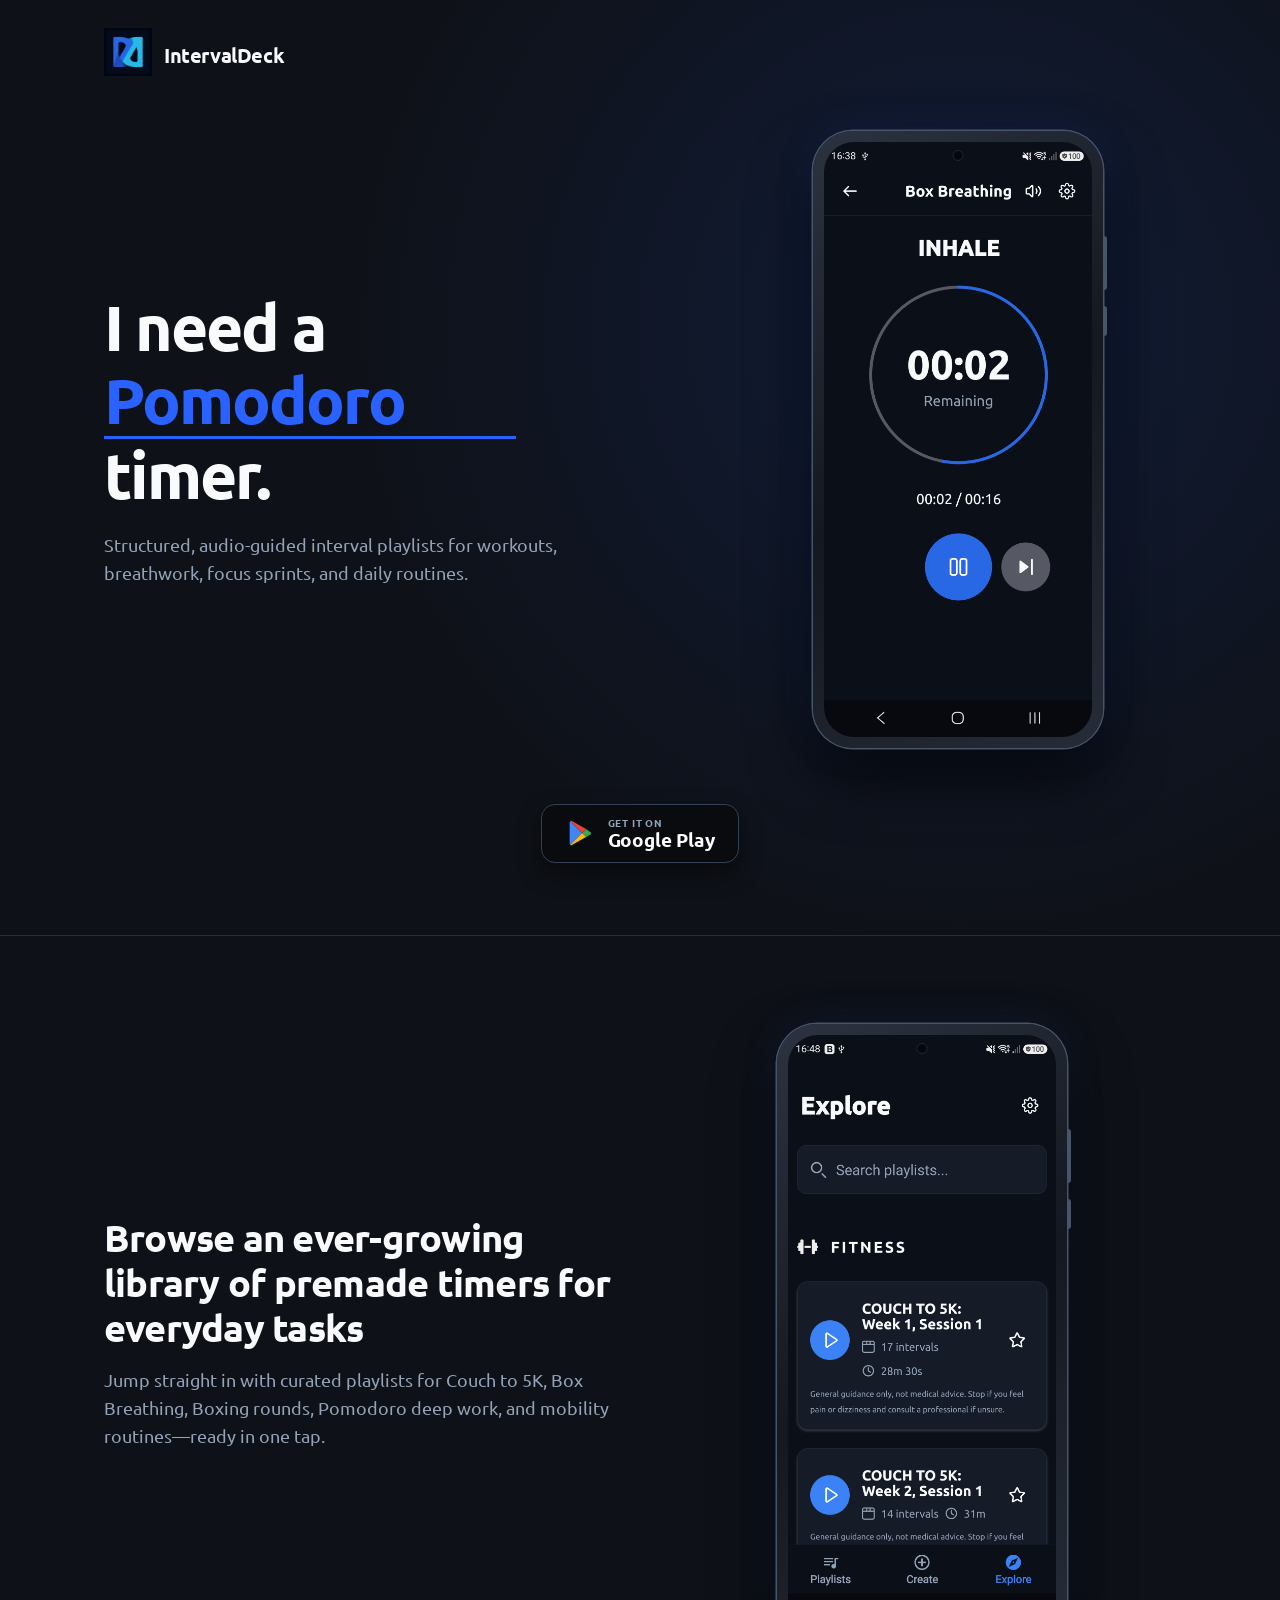
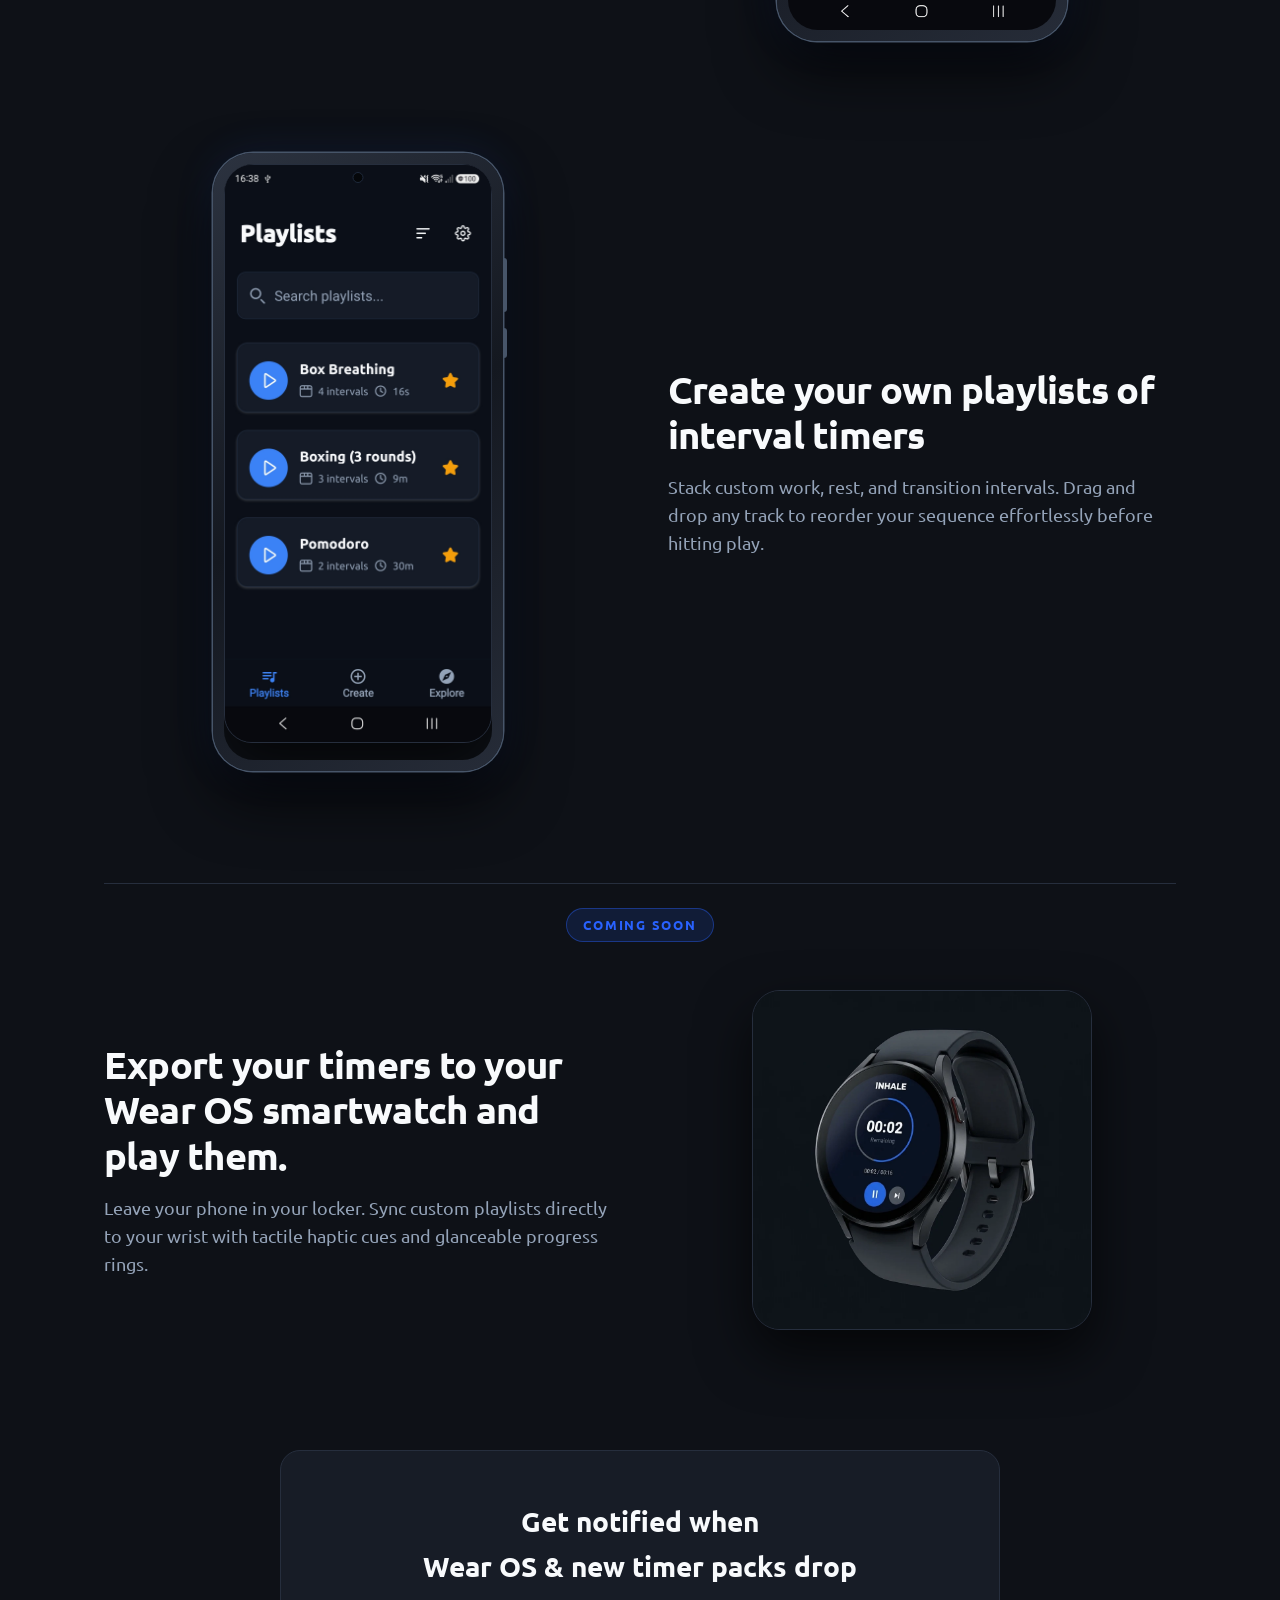
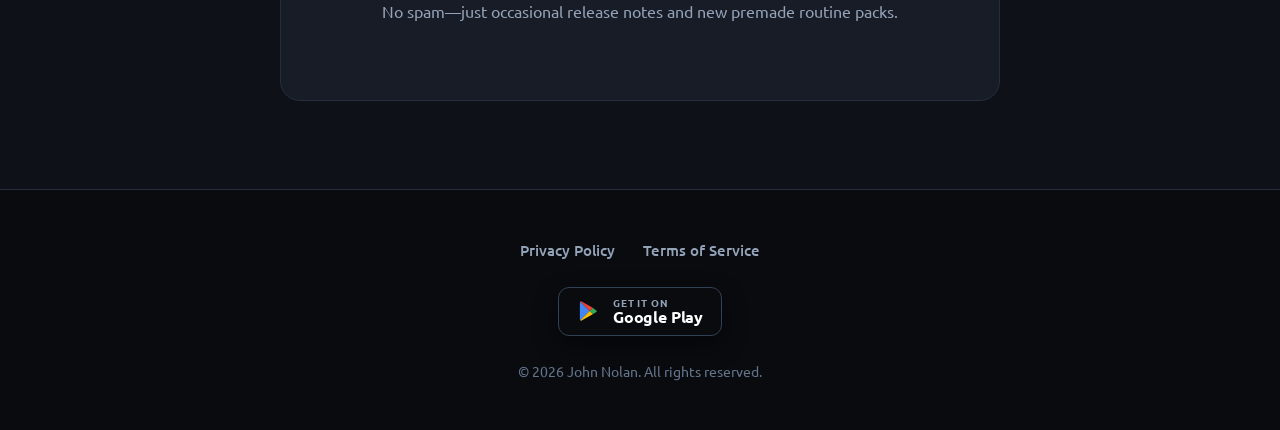
<file: index.html>
<!doctype html>
<html lang="en">
  <head>
    <meta charset="UTF-8" />
    <meta name="viewport" content="width=device-width, initial-scale=1.0" />
    <title>IntervalDeck — Flow Timers</title>
    <meta
      name="description"
      content="Browse premade interval timers or build custom audio-guided playlists for workouts, box breathing, Pomodoro, and everyday tasks."
    />
    <link rel="preconnect" href="https://fonts.googleapis.com" />
    <link rel="preconnect" href="https://fonts.gstatic.com" crossorigin />
    <link
      href="https://fonts.googleapis.com/css2?family=Ubuntu:ital,wght@0,300;0,400;0,500;0,700;1,300;1,400;1,500;1,700&display=swap"
      rel="stylesheet"
    />
    <link rel="stylesheet" href="styles.css" />
    <script>
      (function (w, d, e, u, f, l, n) {
        ((w[f] =
          w[f] ||
          function () {
            (w[f].q = w[f].q || []).push(arguments);
          }),
          (l = d.createElement(e)),
          (l.async = 1),
          (l.src = u),
          (n = d.getElementsByTagName(e)[0]),
          n.parentNode.insertBefore(l, n));
      })(
        window,
        document,
        "script",
        "https://assets.mailerlite.com/js/universal.js",
        "ml",
      );
      ml("account", "2798206");
    </script>
  </head>
  <body>
    <!-- HERO HEADER -->
    <header class="hero">
      <div class="container">
        <!-- App Brand Icon & Wordmark -->
        <nav class="brand-nav">
          <a href="#" class="brand-logo" aria-label="IntervalDeck Home">
            <span
              ><img class="brand-logo" src="images/play_store_512.png"
            /></span>
            <span class="brand-name">IntervalDeck</span>
          </a>
        </nav>

        <!-- Split Hero Content -->
        <div class="hero-grid">
          <div class="hero-text">
            <h1 class="hero-title">
              I need a <br />
              <span class="ticker-wrapper" aria-live="polite">
                <span class="ticker-track" id="subject-ticker">
                  <span class="ticker-word">Pomodoro</span>
                  <span class="ticker-word">Couch to 5K</span>
                  <span class="ticker-word">Chess Blitz</span>
                  <span class="ticker-word">Box Breathing</span>
                  <span class="ticker-word">Boxing Round</span>
                  <span class="ticker-word">Meditation</span>
                  <span class="ticker-word">HIIT Workout</span>
                  <span class="ticker-word">Stretching</span>
                </span>
              </span>
              <br />timer.
            </h1>
            <p class="hero-subtitle">
              Structured, audio-guided interval playlists for workouts,
              breathwork, focus sprints, and daily routines.
            </p>
          </div>

          <div class="hero-media">
            <!-- Samsung Phone Frame Encapsulating Player Screenshot -->
            <div class="phone-frame">
              <div class="phone-camera"></div>
              <div class="phone-screen">
                <img
                  src="images/player.jpg"
                  alt="IntervalDeck Box Breathing Player Screen"
                />
              </div>
            </div>
          </div>
        </div>

        <!-- Centered Google Play CTA -->
        <div class="hero-cta-centered">
          <a
            href="https://play.google.com/store"
            target="_blank"
            rel="noopener noreferrer"
            class="play-badge"
            aria-label="Get it on Google Play"
          >
            <svg class="play-icon" viewBox="0 0 24 24" width="28" height="28">
              <path
                fill="#4285F4"
                d="M3.61 1.814L13.793 12 3.61 22.186a1.99 1.99 0 0 1-.465-1.287V3.1c0-.51.182-.967.465-1.286z"
              />
              <path
                fill="#34A853"
                d="M17.204 8.589L13.793 12l3.411 3.411 3.844-2.188c.73-.416.73-1.464 0-1.88l-3.844-2.754z"
              />
              <path
                fill="#FBBC05"
                d="M3.61 22.186L13.793 12l3.411 3.411-12.14 6.91c-.542.309-1.132.238-1.454-.135z"
              />
              <path
                fill="#EA4335"
                d="M17.204 8.589L5.064 1.679c-.542-.309-1.132-.238-1.454.135L13.793 12l3.411-3.411z"
              />
            </svg>
            <span class="play-text">
              <span class="play-small">GET IT ON</span>
              <span class="play-large">Google Play</span>
            </span>
          </a>
        </div>
      </div>
    </header>

    <!-- FEATURES SECTION -->
    <main class="features">
      <div class="container">
        <!-- FEATURE 1: Text Left, Explore Screenshot Right -->
        <section class="feature-row">
          <div class="feature-text">
            <h2>
              Browse an ever-growing library of premade timers for everyday
              tasks
            </h2>
            <p>
              Jump straight in with curated playlists for Couch to 5K, Box
              Breathing, Boxing rounds, Pomodoro deep work, and mobility
              routines—ready in one tap.
            </p>
          </div>
          <div class="feature-media">
            <div class="phone-frame">
              <div class="phone-camera"></div>
              <div class="phone-screen">
                <img
                  src="images/explore.jpg"
                  alt="IntervalDeck Explore Library Screen"
                />
              </div>
            </div>
          </div>
        </section>

        <!-- FEATURE 2: Elevated Create Mockup Left, Text Right -->
        <section class="feature-row feature-row--reverse">
          <div class="feature-text">
            <h2>Create your own playlists of interval timers</h2>
            <p>
              Stack custom work, rest, and transition intervals. Drag and drop
              any track to reorder your sequence effortlessly before hitting
              play.
            </p>
          </div>
          <div class="feature-media">
            <div class="phone-frame">
              <div class="phone-camera"></div>
              <div class="phone-screen">
                <!-- Use the generated 3D elevated Create mockup image -->
                <div class="elevated-mockup-wrapper">
                  <img
                    src="images/playlists.jpg"
                    alt="IntervalDeck Create Screen with lifted drag-and-drop interval track"
                    class="elevated-mockup-img"
                  />
                </div>
              </div>
            </div>
          </div>
        </section>

        <!-- FEATURE 3: Coming Soon Centered + Wear OS Text Left + Watch Mockup Right -->
        <section class="feature-coming-soon">
          <div class="coming-soon-header">
            <span class="coming-soon-badge">COMING SOON</span>
          </div>
          <div class="feature-row">
            <div class="feature-text">
              <h2>
                Export your timers to your Wear OS smartwatch and play them.
              </h2>
              <p>
                Leave your phone in your locker. Sync custom playlists directly
                to your wrist with tactile haptic cues and glanceable progress
                rings.
              </p>
            </div>
            <div class="feature-media">
              <div class="watch-mockup-wrapper">
                <img
                  src="images/wearOS.webp"
                  alt="Samsung Galaxy Watch running IntervalDeck mini player"
                  class="watch-mockup-img"
                />
              </div>
            </div>
          </div>
        </section>
      </div>
    </main>

    <!-- MAILING LIST SIGN UP FORM -->
    <section class="newsletter" id="updates">
      <div class="container">
        <div class="newsletter-card">
          <h2>
            Get notified when <br />
            Wear OS &amp; new timer packs drop
          </h2>
          <p>
            No spam—just occasional release notes and new premade routine packs.
          </p>
          <!-- Replace action URL with your Buttondown, Mailchimp, or Formspree endpoint -->
          <div class="ml-embedded" data-form="bXtcaK"></div>
        </div>
      </div>
    </section>

    <!-- FOOTER -->
    <footer class="site-footer">
      <div class="container footer-inner">
        <div class="footer-links">
          <a href="privacy.html">Privacy Policy</a>
          <a href="terms.html">Terms of Service</a>
        </div>

        <div class="footer-badge">
          <a
            href="https://play.google.com/store"
            target="_blank"
            rel="noopener noreferrer"
            class="play-badge play-badge--compact"
            aria-label="Get it on Google Play"
          >
            <svg class="play-icon" viewBox="0 0 24 24" width="22" height="22">
              <path
                fill="#4285F4"
                d="M3.61 1.814L13.793 12 3.61 22.186a1.99 1.99 0 0 1-.465-1.287V3.1c0-.51.182-.967.465-1.286z"
              />
              <path
                fill="#34A853"
                d="M17.204 8.589L13.793 12l3.411 3.411 3.844-2.188c.73-.416.73-1.464 0-1.88l-3.844-2.754z"
              />
              <path
                fill="#FBBC05"
                d="M3.61 22.186L13.793 12l3.411 3.411-12.14 6.91c-.542.309-1.132.238-1.454-.135z"
              />
              <path
                fill="#EA4335"
                d="M17.204 8.589L5.064 1.679c-.542-.309-1.132-.238-1.454.135L13.793 12l3.411-3.411z"
              />
            </svg>
            <span class="play-text">
              <span class="play-small">GET IT ON</span>
              <span class="play-large">Google Play</span>
            </span>
          </a>
        </div>

        <p class="copyright">&copy; 2026 John Nolan. All rights reserved.</p>
      </div>
    </footer>


    <script>
      // Auto-aligning seamless subject ticker
      const tickerTrack = document.getElementById("subject-ticker");
      if (tickerTrack && tickerTrack.children.length > 1) {
        // Automatically clone the first item for a seamless loop
        const firstClone = tickerTrack.children[0].cloneNode(true);
        firstClone.setAttribute("aria-hidden", "true");
        tickerTrack.appendChild(firstClone);

        const totalItems = tickerTrack.children.length;
        let index = 0;

        setInterval(() => {
          index++;
          tickerTrack.style.transition =
            "transform 0.55s cubic-bezier(0.65, 0, 0.35, 1)";
          tickerTrack.style.transform = `translateY(-${index * 1.2}em)`;

          // When reaching the cloned first item, snap back to 0 invisibly
          if (index === totalItems - 1) {
            setTimeout(() => {
              tickerTrack.style.transition = "none";
              index = 0;
              tickerTrack.style.transform = "translateY(0)";
            }, 560);
          }
        }, 2000);
      }
    </script>
  </body>
</html>
</file>
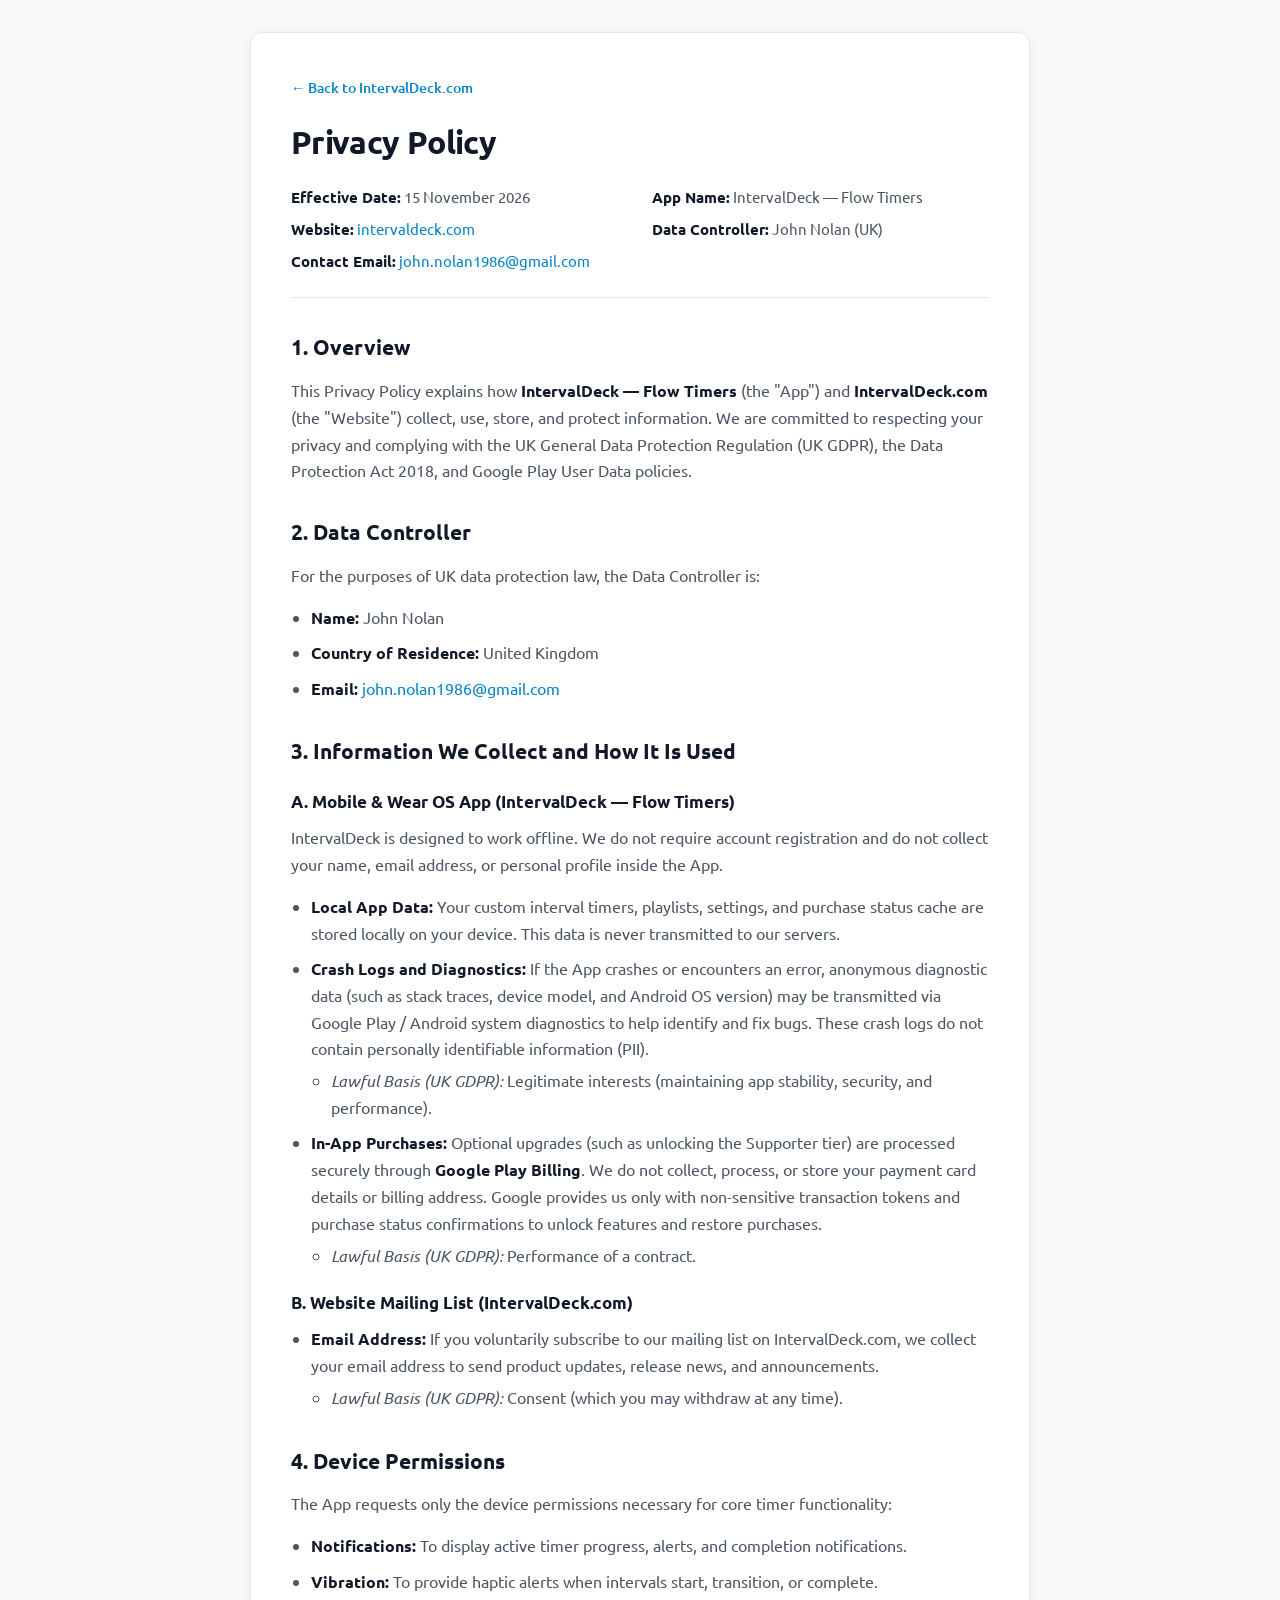
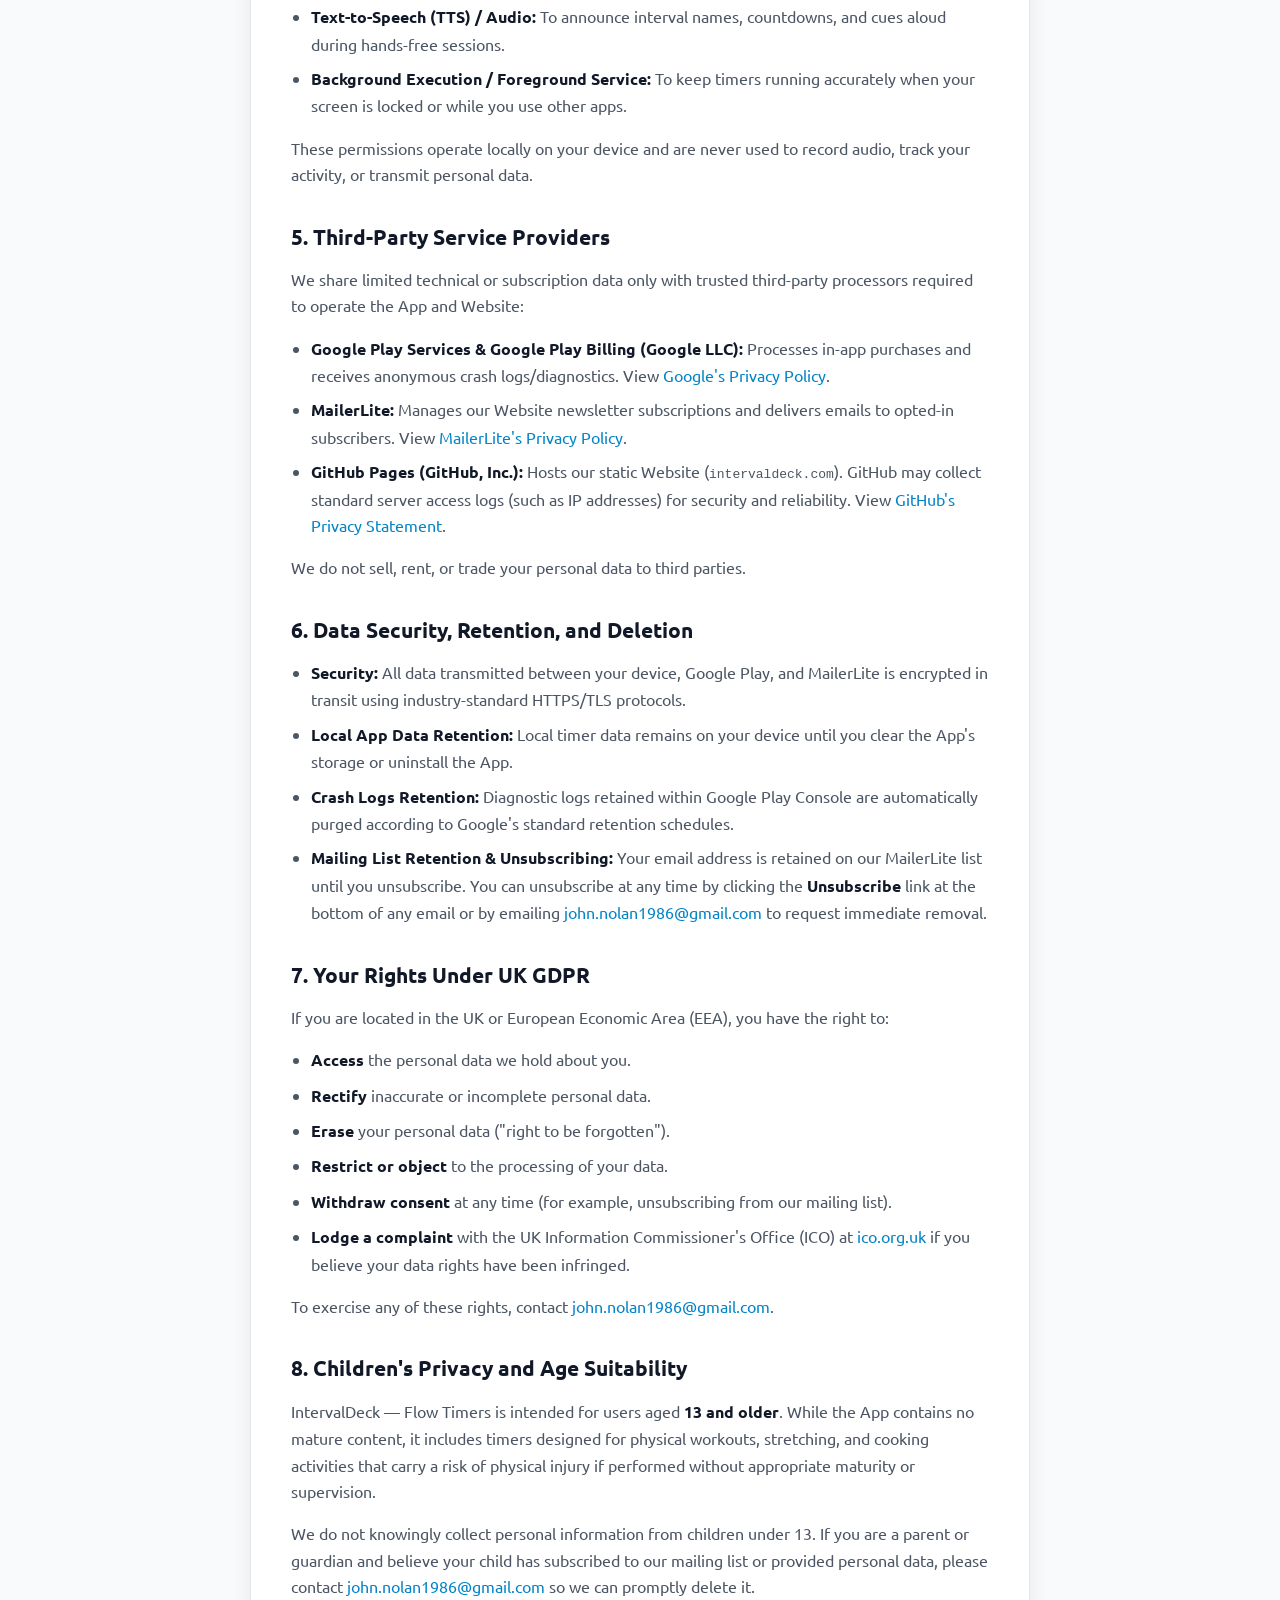
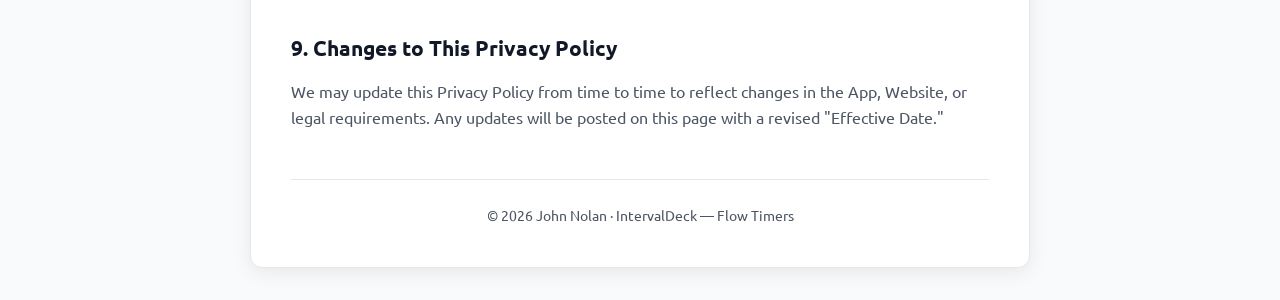
<file: privacy.html>
<!DOCTYPE html>
<html lang="en">
<head>
  <meta charset="UTF-8">
  <meta name="viewport" content="width=device-width, initial-scale=1.0">
  <title>Privacy Policy — IntervalDeck — Flow Timers</title>
  <meta name="description" content="Privacy Policy for IntervalDeck — Flow Timers and IntervalDeck.com.">
  <link rel="preconnect" href="https://fonts.googleapis.com">
  <link rel="preconnect" href="https://fonts.gstatic.com" crossorigin>
  <link href="https://fonts.googleapis.com/css2?family=Ubuntu:ital,wght@0,300;0,400;0,500;0,700;1,300;1,400;1,500;1,700&display=swap" rel="stylesheet">
  <style>
    :root {
      --bg: #0f1115;
      --surface: #181b22;
      --border: #272c37;
      --text-main: #f3f4f6;
      --text-muted: #9ca3af;
      --accent: #38bdf8;
      --accent-hover: #7dd3fc;
    }

    @media (prefers-color-scheme: light) {
      :root {
        --bg: #f9fafb;
        --surface: #ffffff;
        --border: #e5e7eb;
        --text-main: #111827;
        --text-muted: #4b5563;
        --accent: #0284c7;
        --accent-hover: #0369a1;
      }
    }

    * {
      box-sizing: border-box;
      margin: 0;
      padding: 0;
    }

    body {
      font-family: 'Ubuntu', -apple-system, BlinkMacSystemFont, "Segoe UI", Roboto, Helvetica, Arial, sans-serif;
      background-color: var(--bg);
      color: var(--text-main);
      line-height: 1.65;
      padding: 2rem 1rem;
      -webkit-font-smoothing: antialiased;
    }

    .container {
      max-width: 780px;
      margin: 0 auto;
      background-color: var(--surface);
      border: 1px solid var(--border);
      border-radius: 12px;
      padding: 2.5rem;
      box-shadow: 0 4px 20px rgba(0, 0, 0, 0.08);
    }

    header {
      border-bottom: 1px solid var(--border);
      padding-bottom: 1.5rem;
      margin-bottom: 2rem;
    }

    .back-link {
      display: inline-block;
      font-size: 0.9rem;
      color: var(--accent);
      text-decoration: none;
      margin-bottom: 1rem;
      font-weight: 500;
    }

    .back-link:hover {
      color: var(--accent-hover);
      text-decoration: underline;
    }

    h1 {
      font-size: 2rem;
      font-weight: 700;
      letter-spacing: -0.02em;
      margin-bottom: 1rem;
    }

    .meta-grid {
      display: grid;
      grid-template-columns: repeat(auto-fit, minmax(220px, 1fr));
      gap: 0.5rem 1.5rem;
      font-size: 0.92rem;
      color: var(--text-muted);
    }

    .meta-grid strong {
      color: var(--text-main);
    }

    h2 {
      font-size: 1.3rem;
      font-weight: 600;
      margin-top: 2rem;
      margin-bottom: 0.75rem;
      color: var(--text-main);
    }

    h3 {
      font-size: 1.05rem;
      font-weight: 600;
      margin-top: 1.25rem;
      margin-bottom: 0.5rem;
      color: var(--text-main);
    }

    p {
      margin-bottom: 1rem;
      color: var(--text-muted);
    }

    p strong, li strong {
      color: var(--text-main);
    }

    ul {
      margin-left: 1.25rem;
      margin-bottom: 1rem;
      color: var(--text-muted);
    }

    li {
      margin-bottom: 0.5rem;
    }

    ul ul {
      margin-top: 0.35rem;
      margin-bottom: 0.35rem;
    }

    a {
      color: var(--accent);
      text-decoration: none;
    }

    a:hover {
      color: var(--accent-hover);
      text-decoration: underline;
    }

    footer {
      margin-top: 3rem;
      padding-top: 1.5rem;
      border-top: 1px solid var(--border);
      font-size: 0.875rem;
      color: var(--text-muted);
      text-align: center;
    }

    @media (max-width: 600px) {
      .container {
        padding: 1.5rem;
      }
      h1 {
        font-size: 1.65rem;
      }
    }
  </style>
</head>
<body>
  <main class="container">
    <header>
      <a href="https://intervaldeck.com" class="back-link">&larr; Back to IntervalDeck.com</a>
      <h1>Privacy Policy</h1>
      <div class="meta-grid">
        <div><strong>Effective Date:</strong> 15 November 2026</div>
        <div><strong>App Name:</strong> IntervalDeck — Flow Timers</div>
        <div><strong>Website:</strong> <a href="https://intervaldeck.com">intervaldeck.com</a></div>
        <div><strong>Data Controller:</strong> John Nolan (UK)</div>
        <div><strong>Contact Email:</strong> <a href="mailto:john.nolan1986@gmail.com">john.nolan1986@gmail.com</a></div>
      </div>
    </header>

    <section>
      <h2>1. Overview</h2>
      <p>This Privacy Policy explains how <strong>IntervalDeck — Flow Timers</strong> (the "App") and <strong>IntervalDeck.com</strong> (the "Website") collect, use, store, and protect information. We are committed to respecting your privacy and complying with the UK General Data Protection Regulation (UK GDPR), the Data Protection Act 2018, and Google Play User Data policies.</p>
    </section>

    <section>
      <h2>2. Data Controller</h2>
      <p>For the purposes of UK data protection law, the Data Controller is:</p>
      <ul>
        <li><strong>Name:</strong> John Nolan</li>
        <li><strong>Country of Residence:</strong> United Kingdom</li>
        <li><strong>Email:</strong> <a href="mailto:john.nolan1986@gmail.com">john.nolan1986@gmail.com</a></li>
      </ul>
    </section>

    <section>
      <h2>3. Information We Collect and How It Is Used</h2>
      
      <h3>A. Mobile &amp; Wear OS App (IntervalDeck — Flow Timers)</h3>
      <p>IntervalDeck is designed to work offline. We do not require account registration and do not collect your name, email address, or personal profile inside the App.</p>
      <ul>
        <li><strong>Local App Data:</strong> Your custom interval timers, playlists, settings, and purchase status cache are stored locally on your device. This data is never transmitted to our servers.</li>
        <li>
          <strong>Crash Logs and Diagnostics:</strong> If the App crashes or encounters an error, anonymous diagnostic data (such as stack traces, device model, and Android OS version) may be transmitted via Google Play / Android system diagnostics to help identify and fix bugs. These crash logs do not contain personally identifiable information (PII).
          <ul>
            <li><em>Lawful Basis (UK GDPR):</em> Legitimate interests (maintaining app stability, security, and performance).</li>
          </ul>
        </li>
        <li>
          <strong>In-App Purchases:</strong> Optional upgrades (such as unlocking the Supporter tier) are processed securely through <strong>Google Play Billing</strong>. We do not collect, process, or store your payment card details or billing address. Google provides us only with non-sensitive transaction tokens and purchase status confirmations to unlock features and restore purchases.
          <ul>
            <li><em>Lawful Basis (UK GDPR):</em> Performance of a contract.</li>
          </ul>
        </li>
      </ul>

      <h3>B. Website Mailing List (IntervalDeck.com)</h3>
      <ul>
        <li>
          <strong>Email Address:</strong> If you voluntarily subscribe to our mailing list on IntervalDeck.com, we collect your email address to send product updates, release news, and announcements.
          <ul>
            <li><em>Lawful Basis (UK GDPR):</em> Consent (which you may withdraw at any time).</li>
          </ul>
        </li>
      </ul>
    </section>

    <section>
      <h2>4. Device Permissions</h2>
      <p>The App requests only the device permissions necessary for core timer functionality:</p>
      <ul>
        <li><strong>Notifications:</strong> To display active timer progress, alerts, and completion notifications.</li>
        <li><strong>Vibration:</strong> To provide haptic alerts when intervals start, transition, or complete.</li>
        <li><strong>Text-to-Speech (TTS) / Audio:</strong> To announce interval names, countdowns, and cues aloud during hands-free sessions.</li>
        <li><strong>Background Execution / Foreground Service:</strong> To keep timers running accurately when your screen is locked or while you use other apps.</li>
      </ul>
      <p>These permissions operate locally on your device and are never used to record audio, track your activity, or transmit personal data.</p>
    </section>

    <section>
      <h2>5. Third-Party Service Providers</h2>
      <p>We share limited technical or subscription data only with trusted third-party processors required to operate the App and Website:</p>
      <ul>
        <li><strong>Google Play Services &amp; Google Play Billing (Google LLC):</strong> Processes in-app purchases and receives anonymous crash logs/diagnostics. View <a href="https://policies.google.com/privacy" target="_blank" rel="noopener noreferrer">Google's Privacy Policy</a>.</li>
        <li><strong>MailerLite:</strong> Manages our Website newsletter subscriptions and delivers emails to opted-in subscribers. View <a href="https://www.mailerlite.com/legal/privacy-policy" target="_blank" rel="noopener noreferrer">MailerLite's Privacy Policy</a>.</li>
        <li><strong>GitHub Pages (GitHub, Inc.):</strong> Hosts our static Website (<code>intervaldeck.com</code>). GitHub may collect standard server access logs (such as IP addresses) for security and reliability. View <a href="https://docs.github.com/en/site-policy/privacy-policies/github-general-privacy-statement" target="_blank" rel="noopener noreferrer">GitHub's Privacy Statement</a>.</li>
      </ul>
      <p>We do not sell, rent, or trade your personal data to third parties.</p>
    </section>

    <section>
      <h2>6. Data Security, Retention, and Deletion</h2>
      <ul>
        <li><strong>Security:</strong> All data transmitted between your device, Google Play, and MailerLite is encrypted in transit using industry-standard HTTPS/TLS protocols.</li>
        <li><strong>Local App Data Retention:</strong> Local timer data remains on your device until you clear the App's storage or uninstall the App.</li>
        <li><strong>Crash Logs Retention:</strong> Diagnostic logs retained within Google Play Console are automatically purged according to Google's standard retention schedules.</li>
        <li><strong>Mailing List Retention &amp; Unsubscribing:</strong> Your email address is retained on our MailerLite list until you unsubscribe. You can unsubscribe at any time by clicking the <strong>Unsubscribe</strong> link at the bottom of any email or by emailing <a href="mailto:john.nolan1986@gmail.com">john.nolan1986@gmail.com</a> to request immediate removal.</li>
      </ul>
    </section>

    <section>
      <h2>7. Your Rights Under UK GDPR</h2>
      <p>If you are located in the UK or European Economic Area (EEA), you have the right to:</p>
      <ul>
        <li><strong>Access</strong> the personal data we hold about you.</li>
        <li><strong>Rectify</strong> inaccurate or incomplete personal data.</li>
        <li><strong>Erase</strong> your personal data ("right to be forgotten").</li>
        <li><strong>Restrict or object</strong> to the processing of your data.</li>
        <li><strong>Withdraw consent</strong> at any time (for example, unsubscribing from our mailing list).</li>
        <li><strong>Lodge a complaint</strong> with the UK Information Commissioner's Office (ICO) at <a href="https://ico.org.uk" target="_blank" rel="noopener noreferrer">ico.org.uk</a> if you believe your data rights have been infringed.</li>
      </ul>
      <p>To exercise any of these rights, contact <a href="mailto:john.nolan1986@gmail.com">john.nolan1986@gmail.com</a>.</p>
    </section>

    <section>
      <h2>8. Children's Privacy and Age Suitability</h2>
      <p>IntervalDeck — Flow Timers is intended for users aged <strong>13 and older</strong>. While the App contains no mature content, it includes timers designed for physical workouts, stretching, and cooking activities that carry a risk of physical injury if performed without appropriate maturity or supervision.</p>
      <p>We do not knowingly collect personal information from children under 13. If you are a parent or guardian and believe your child has subscribed to our mailing list or provided personal data, please contact <a href="mailto:john.nolan1986@gmail.com">john.nolan1986@gmail.com</a> so we can promptly delete it.</p>
    </section>

    <section>
      <h2>9. Changes to This Privacy Policy</h2>
      <p>We may update this Privacy Policy from time to time to reflect changes in the App, Website, or legal requirements. Any updates will be posted on this page with a revised "Effective Date."</p>
    </section>

    <footer>
      &copy; 2026 John Nolan &middot; IntervalDeck — Flow Timers
    </footer>
  </main>
</body>
</html>
</file>
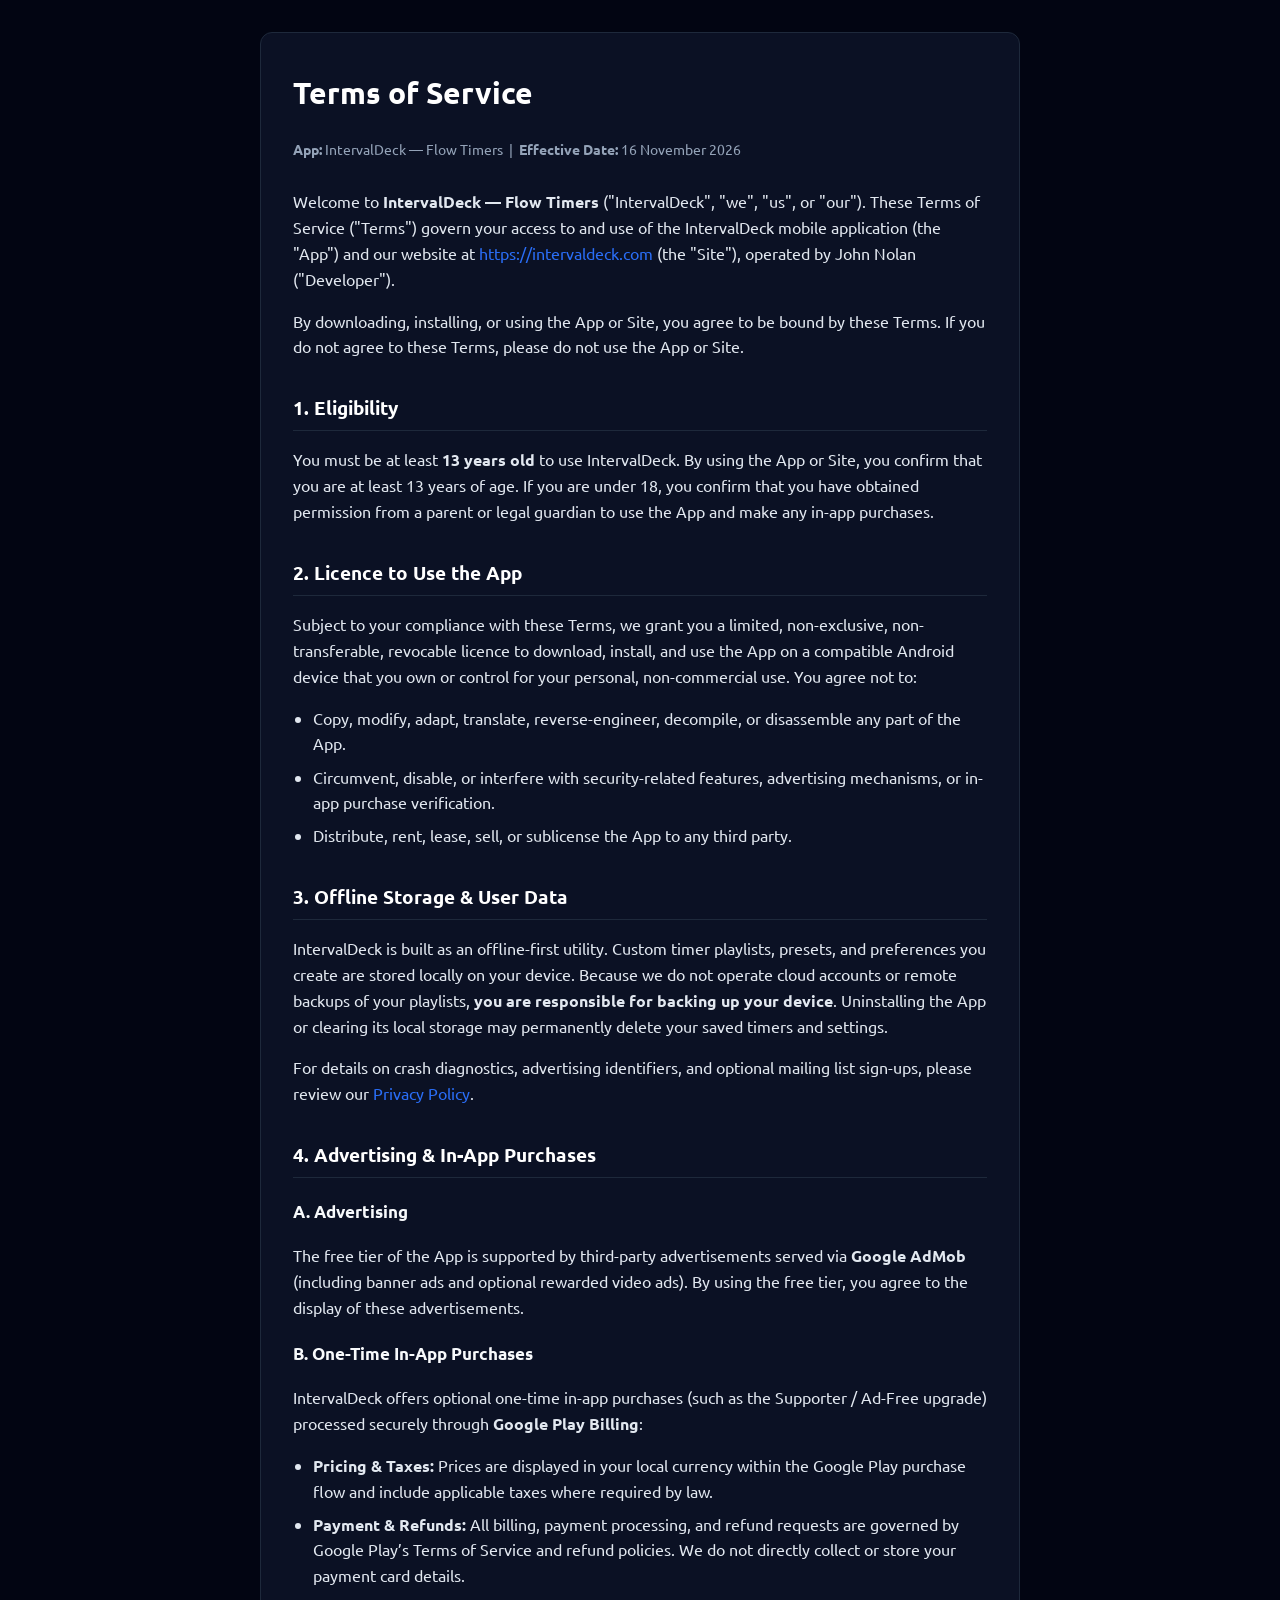
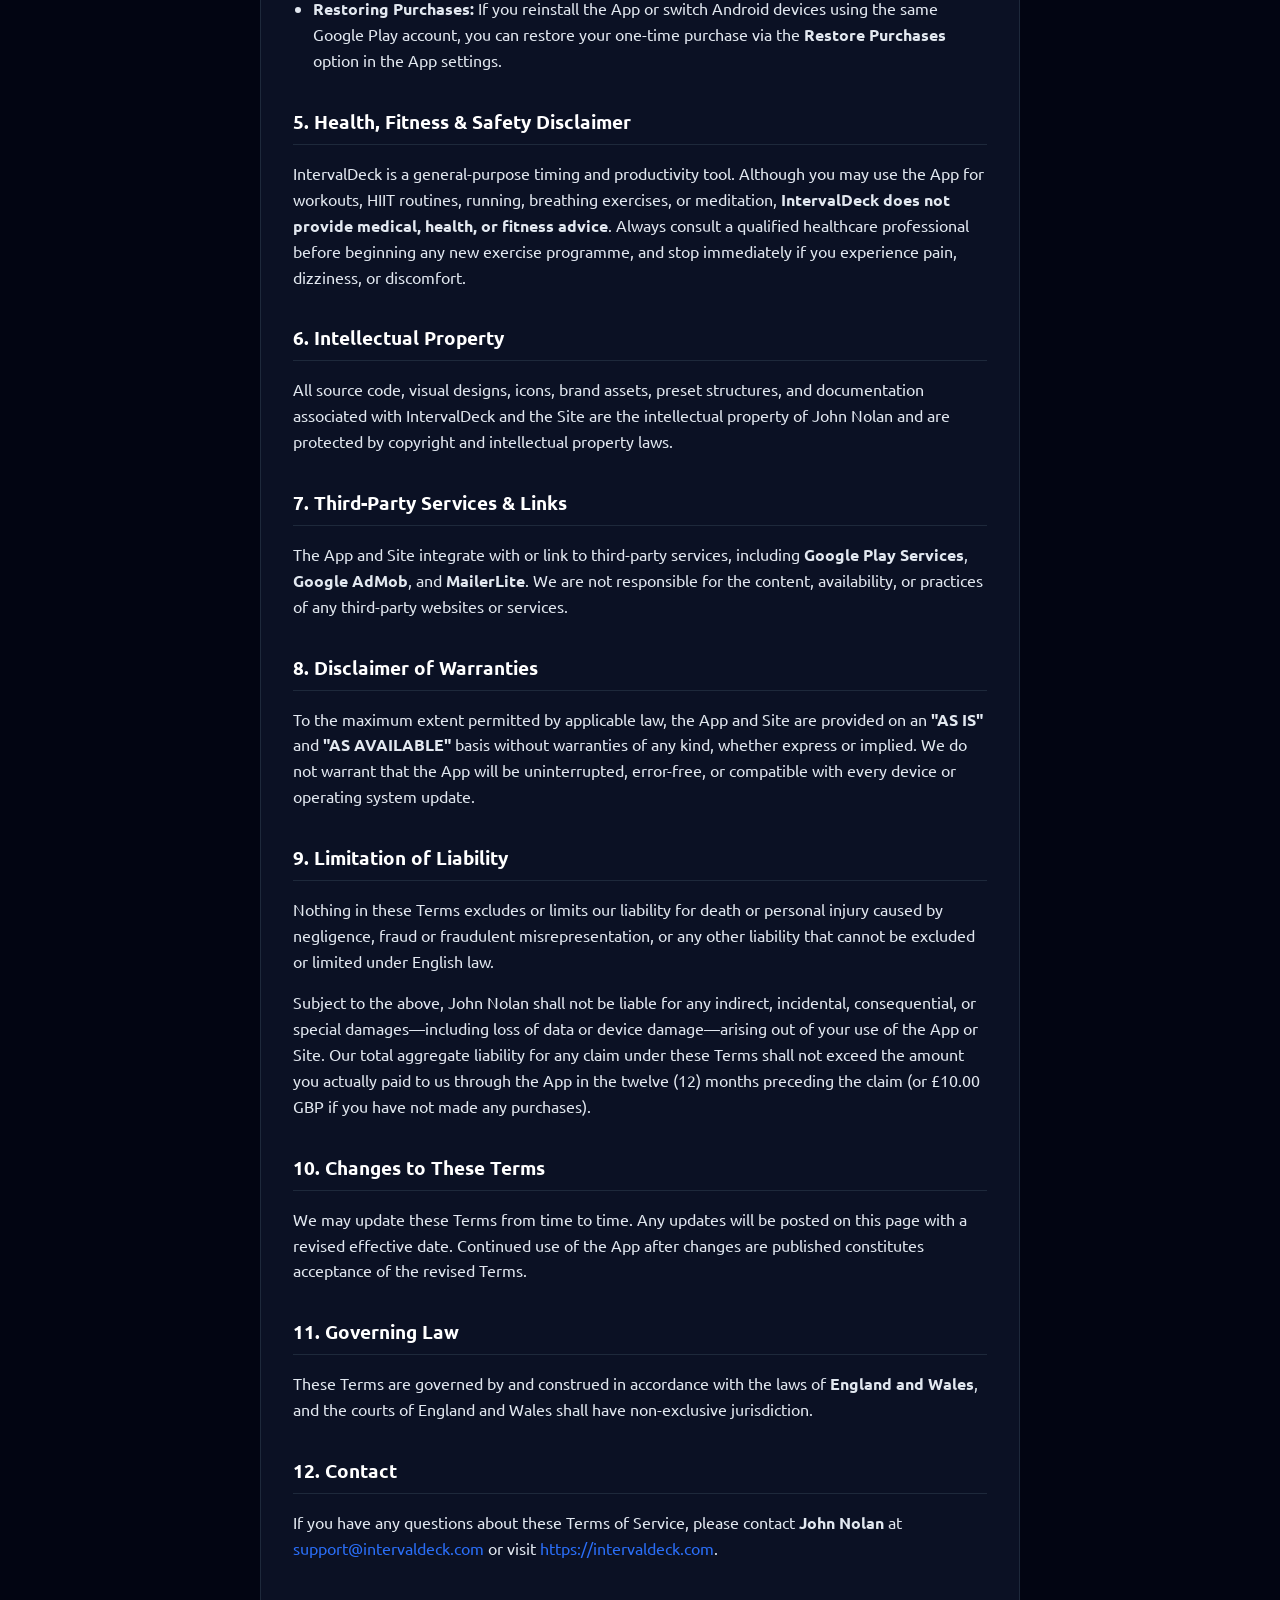
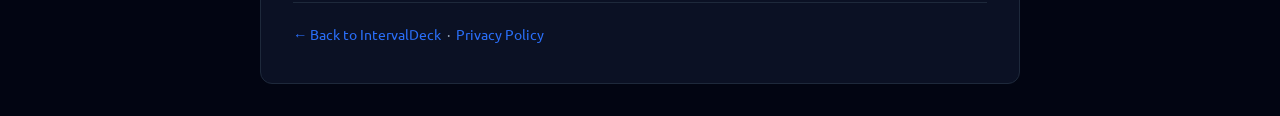
<file: terms.html>
<!DOCTYPE html>
<html lang="en-GB">
<head>
  <meta charset="UTF-8" />
  <meta name="viewport" content="width=device-width, initial-scale=1.0" />
  <title>Terms of Service — IntervalDeck</title>
  <link rel="preconnect" href="https://fonts.googleapis.com" />
  <link rel="preconnect" href="https://fonts.gstatic.com" crossorigin />
  <link href="https://fonts.googleapis.com/css2?family=Ubuntu:ital,wght@0,300;0,400;0,500;0,700;1,300;1,400;1,500;1,700&display=swap" rel="stylesheet" />
  <style>
    :root {
      --bg: #020512;
      --surface: #0b1124;
      --text: #e2e8f0;
      --muted: #94a3b8;
      --accent: #2a6ef7;
      --border: #1e293b;
    }
    * { box-sizing: border-box; }
    body {
      margin: 0;
      font-family: 'Ubuntu', -apple-system, BlinkMacSystemFont, "Segoe UI", Roboto, sans-serif;
      background-color: var(--bg);
      color: var(--text);
      line-height: 1.65;
      padding: 2rem 1.25rem;
    }
    main {
      max-width: 760px;
      margin: 0 auto;
      background: var(--surface);
      border: 1px solid var(--border);
      border-radius: 12px;
      padding: 2.25rem 2rem;
    }
    h1 { font-size: 1.85rem; margin-top: 0; color: #fff; }
    h2 { font-size: 1.2rem; margin-top: 2rem; color: #fff; border-bottom: 1px solid var(--border); padding-bottom: 0.4rem; }
    h3 { font-size: 1.05rem; margin-top: 1.25rem; color: #f8fafc; }
    p, li { color: var(--text); font-size: 0.98rem; }
    .meta { color: var(--muted); font-size: 0.9rem; margin-bottom: 1.75rem; }
    a { color: var(--accent); text-decoration: none; }
    a:hover { text-decoration: underline; }
    ul { padding-left: 1.25rem; }
    li { margin-bottom: 0.45rem; }
    footer { margin-top: 2.5rem; padding-top: 1.25rem; border-top: 1px solid var(--border); font-size: 0.9rem; color: var(--muted); }
  </style>
</head>
<body>
  <main>
    <h1>Terms of Service</h1>
    <p class="meta"><strong>App:</strong> IntervalDeck — Flow Timers &nbsp;|&nbsp; <strong>Effective Date:</strong> 16 November 2026</p>

    <p>Welcome to <strong>IntervalDeck — Flow Timers</strong> ("IntervalDeck", "we", "us", or "our"). These Terms of Service ("Terms") govern your access to and use of the IntervalDeck mobile application (the "App") and our website at <a href="https://intervaldeck.com">https://intervaldeck.com</a> (the "Site"), operated by John Nolan ("Developer").</p>
    <p>By downloading, installing, or using the App or Site, you agree to be bound by these Terms. If you do not agree to these Terms, please do not use the App or Site.</p>

    <h2>1. Eligibility</h2>
    <p>You must be at least <strong>13 years old</strong> to use IntervalDeck. By using the App or Site, you confirm that you are at least 13 years of age. If you are under 18, you confirm that you have obtained permission from a parent or legal guardian to use the App and make any in-app purchases.</p>

    <h2>2. Licence to Use the App</h2>
    <p>Subject to your compliance with these Terms, we grant you a limited, non-exclusive, non-transferable, revocable licence to download, install, and use the App on a compatible Android device that you own or control for your personal, non-commercial use. You agree not to:</p>
    <ul>
      <li>Copy, modify, adapt, translate, reverse-engineer, decompile, or disassemble any part of the App.</li>
      <li>Circumvent, disable, or interfere with security-related features, advertising mechanisms, or in-app purchase verification.</li>
      <li>Distribute, rent, lease, sell, or sublicense the App to any third party.</li>
    </ul>

    <h2>3. Offline Storage &amp; User Data</h2>
    <p>IntervalDeck is built as an offline-first utility. Custom timer playlists, presets, and preferences you create are stored locally on your device. Because we do not operate cloud accounts or remote backups of your playlists, <strong>you are responsible for backing up your device</strong>. Uninstalling the App or clearing its local storage may permanently delete your saved timers and settings.</p>
    <p>For details on crash diagnostics, advertising identifiers, and optional mailing list sign-ups, please review our <a href="https://intervaldeck.com/privacy">Privacy Policy</a>.</p>

    <h2>4. Advertising &amp; In-App Purchases</h2>
    <h3>A. Advertising</h3>
    <p>The free tier of the App is supported by third-party advertisements served via <strong>Google AdMob</strong> (including banner ads and optional rewarded video ads). By using the free tier, you agree to the display of these advertisements.</p>

    <h3>B. One-Time In-App Purchases</h3>
    <p>IntervalDeck offers optional one-time in-app purchases (such as the Supporter / Ad-Free upgrade) processed securely through <strong>Google Play Billing</strong>:</p>
    <ul>
      <li><strong>Pricing &amp; Taxes:</strong> Prices are displayed in your local currency within the Google Play purchase flow and include applicable taxes where required by law.</li>
      <li><strong>Payment &amp; Refunds:</strong> All billing, payment processing, and refund requests are governed by Google Play’s Terms of Service and refund policies. We do not directly collect or store your payment card details.</li>
      <li><strong>Restoring Purchases:</strong> If you reinstall the App or switch Android devices using the same Google Play account, you can restore your one-time purchase via the <strong>Restore Purchases</strong> option in the App settings.</li>
    </ul>

    <h2>5. Health, Fitness &amp; Safety Disclaimer</h2>
    <p>IntervalDeck is a general-purpose timing and productivity tool. Although you may use the App for workouts, HIIT routines, running, breathing exercises, or meditation, <strong>IntervalDeck does not provide medical, health, or fitness advice</strong>. Always consult a qualified healthcare professional before beginning any new exercise programme, and stop immediately if you experience pain, dizziness, or discomfort.</p>

    <h2>6. Intellectual Property</h2>
    <p>All source code, visual designs, icons, brand assets, preset structures, and documentation associated with IntervalDeck and the Site are the intellectual property of John Nolan and are protected by copyright and intellectual property laws.</p>

    <h2>7. Third-Party Services &amp; Links</h2>
    <p>The App and Site integrate with or link to third-party services, including <strong>Google Play Services</strong>, <strong>Google AdMob</strong>, and <strong>MailerLite</strong>. We are not responsible for the content, availability, or practices of any third-party websites or services.</p>

    <h2>8. Disclaimer of Warranties</h2>
    <p>To the maximum extent permitted by applicable law, the App and Site are provided on an <strong>"AS IS"</strong> and <strong>"AS AVAILABLE"</strong> basis without warranties of any kind, whether express or implied. We do not warrant that the App will be uninterrupted, error-free, or compatible with every device or operating system update.</p>

    <h2>9. Limitation of Liability</h2>
    <p>Nothing in these Terms excludes or limits our liability for death or personal injury caused by negligence, fraud or fraudulent misrepresentation, or any other liability that cannot be excluded or limited under English law.</p>
    <p>Subject to the above, John Nolan shall not be liable for any indirect, incidental, consequential, or special damages—including loss of data or device damage—arising out of your use of the App or Site. Our total aggregate liability for any claim under these Terms shall not exceed the amount you actually paid to us through the App in the twelve (12) months preceding the claim (or £10.00 GBP if you have not made any purchases).</p>

    <h2>10. Changes to These Terms</h2>
    <p>We may update these Terms from time to time. Any updates will be posted on this page with a revised effective date. Continued use of the App after changes are published constitutes acceptance of the revised Terms.</p>

    <h2>11. Governing Law</h2>
    <p>These Terms are governed by and construed in accordance with the laws of <strong>England and Wales</strong>, and the courts of England and Wales shall have non-exclusive jurisdiction.</p>

    <h2>12. Contact</h2>
    <p>If you have any questions about these Terms of Service, please contact <strong>John Nolan</strong> at <a href="mailto:support@intervaldeck.com">support@intervaldeck.com</a> or visit <a href="https://intervaldeck.com">https://intervaldeck.com</a>.</p>

    <footer>
      <a href="https://intervaldeck.com">&larr; Back to IntervalDeck</a> &nbsp;&middot;&nbsp; <a href="https://intervaldeck.com/privacy">Privacy Policy</a>
    </footer>
  </main>
</body>
</html>
</file>
<file: styles.css>
/* =========================================================
   IntervalDeck Brand Stylesheet
   Sampled directly from IntervalDeck Android UI
   ========================================================= */
:root {
  --bg-primary: #0e1117;
  --bg-surface: #171c26;
  --bg-surface-hover: #1f2634;
  --border-subtle: #262e3d;

  --brand-blue: #2962ff;
  --brand-blue-hover: #3b71ff;
  --brand-blue-glow: rgba(41, 98, 255, 0.28);
  --accent-gold: #f59e0b;

  --text-primary: #f8fafc;
  --text-secondary: #94a3b8;
  --text-muted: #64748b;

  --font-sans: 'Ubuntu', -apple-system, BlinkMacSystemFont, 'Segoe UI', Roboto, sans-serif;
  --radius-lg: 20px;
  --radius-md: 12px;
}

*,
*::before,
*::after {
  box-sizing: border-box;
}

html {
  scroll-behavior: smooth;
}

body {
  margin: 0;
  font-family: var(--font-sans);
  background-color: var(--bg-primary);
  color: var(--text-primary);
  line-height: 1.6;
  -webkit-font-smoothing: antialiased;
}

.container {
  width: 100%;
  max-width: 1120px;
  margin: 0 auto;
  padding: 0 24px;
}

.sr-only {
  position: absolute;
  width: 1px;
  height: 1px;
  overflow: hidden;
  clip: rect(0, 0, 0, 0);
}

/* =========================================================
   Brand Navigation & App Icon
   ========================================================= */
.brand-nav {
  padding: 28px 0 16px;
}

.brand-logo {
  display: inline-flex;
  align-items: center;
  gap: 12px;
  width:48px;
  text-decoration: none;
  color: var(--text-primary);
}

.app-icon {
  display: inline-flex;
  align-items: center;
  justify-content: center;
  width: 44px;
  height: 44px;
  border-radius: 12px;
  background: linear-gradient(135deg, var(--brand-blue), #1d4ed8);
  color: #ffffff;
  box-shadow: 0 8px 20px var(--brand-blue-glow);
}

.brand-name {
  font-size: 1.25rem;
  font-weight: 800;
  letter-spacing: -0.02em;
}

/* =========================================================
   Hero Header & Vertical Scrolling {{subject}} Ticker
   ========================================================= */
.hero {
  padding-bottom: 72px;
  background: radial-gradient(circle at 75% 35%, rgba(41, 98, 255, 0.14), transparent 55%);
  border-bottom: 1px solid var(--border-subtle);
}

.hero-grid {
  display: grid;
  grid-template-columns: 1.15fr 0.85fr;
  align-items: center;
  gap: 48px;
  padding: 32px 0 48px;
}

.hero-title {
  margin: 0 0 20px;
  font-size: clamp(2.5rem, 5vw, 4rem);
  font-weight: 800;
  line-height: 1.12;
  letter-spacing: -0.03em;
}

/* Scrolling Subject Slot */
.ticker-wrapper {
  display: inline-block;
  height: 1.2em;
  overflow: hidden;
  vertical-align: bottom;
  color: var(--brand-blue);
  border-bottom: 3px solid var(--brand-blue);
  padding-right: 4px;
}

.ticker-track {
  display: flex;
  flex-direction: column;
  will-change: transform;
}

.ticker-word {
  display: block;
  height: 1.2em;
  line-height: 1.2em;
  white-space: nowrap;
}

.hero-subtitle {
  margin: 0;
  max-width: 500px;
  font-size: 1.125rem;
  color: var(--text-secondary);
}

.hero-media {
  display: flex;
  justify-content: center;
}

.hero-cta-centered {
  display: flex;
  justify-content: center;
  padding-top: 8px;
}

/* =========================================================
   Google Play Store Badge Button
   ========================================================= */
.play-badge {
  display: inline-flex;
  align-items: center;
  gap: 14px;
  padding: 12px 24px;
  background-color: #090b0f;
  border: 1.5px solid #334155;
  border-radius: 14px;
  color: #ffffff;
  text-decoration: none;
  transition: transform 0.2s ease, border-color 0.2s ease, box-shadow 0.2s ease;
  box-shadow: 0 10px 25px rgba(0, 0, 0, 0.45);
}

.play-badge:hover {
  transform: translateY(-2px);
  border-color: var(--brand-blue);
  box-shadow: 0 14px 30px var(--brand-blue-glow);
}

.play-badge--compact {
  padding: 9px 18px;
  border-radius: 11px;
}

.play-text {
  display: flex;
  flex-direction: column;
  text-align: left;
  line-height: 1.1;
}

.play-small {
  font-size: 0.65rem;
  font-weight: 600;
  letter-spacing: 0.08em;
  color: var(--text-secondary);
}

.play-large {
  font-size: 1.2rem;
  font-weight: 700;
  letter-spacing: -0.01em;
}

.play-badge--compact .play-large {
  font-size: 1rem;
}

/* =========================================================
   Samsung Galaxy Hardware Frame Encapsulation
   ========================================================= */
.phone-frame {
  position: relative;
  width: 290px;
  padding: 11px;
  background: linear-gradient(145deg, #2c3340 0%, #141820 50%, #262c38 100%);
  border-radius: 40px;
  box-shadow:
    0 0 0 1.5px #475569,
    0 28px 60px rgba(0, 0, 0, 0.7),
    0 0 40px rgba(41, 98, 255, 0.12);
}

/* Right-side physical volume & power buttons */
.phone-frame::before {
  content: '';
  position: absolute;
  right: -3.5px;
  top: 105px;
  width: 3px;
  height: 54px;
  background: #475569;
  border-radius: 0 3px 3px 0;
}

.phone-frame::after {
  content: '';
  position: absolute;
  right: -3.5px;
  top: 175px;
  width: 3px;
  height: 30px;
  background: #475569;
  border-radius: 0 3px 3px 0;
}

.phone-camera {
  position: absolute;
  top: 19px;
  left: 50%;
  transform: translateX(-50%);
  width: 11px;
  height: 11px;
  background: #05070a;
  border-radius: 50%;
  border: 1.5px solid #1e293b;
  z-index: 3;
}

.phone-screen {
  position: relative;
  width: 100%;
  aspect-ratio: 9 / 20;
  border-radius: 30px;
  overflow: hidden;
  background: #0e1117;
}

.phone-screen img {
  display: block;
  width: 100%;
  height: 100%;
  object-fit: cover;
}

/* =========================================================
   Features Section
   ========================================================= */
.features {
  padding: 88px 0;
}

.feature-row {
  display: grid;
  grid-template-columns: 1fr 1fr;
  align-items: center;
  gap: 56px;
  margin-bottom: 112px;
}

.feature-row:last-child {
  margin-bottom: 0;
}

/* Reverse column order for Feature 2 (Image Left, Text Right) */
.feature-row--reverse .feature-media {
  order: -1;
}

.feature-text h2 {
  margin: 0 0 16px;
  font-size: clamp(1.75rem, 3vw, 2.35rem);
  font-weight: 800;
  line-height: 1.2;
  letter-spacing: -0.02em;
}

.feature-text p {
  margin: 0;
  font-size: 1.1rem;
  color: var(--text-secondary);
}

.feature-media {
  display: flex;
  justify-content: center;
}

/* Elevated Create Mockup & Watch Mockup Containers */
.elevated-mockup-wrapper,
.watch-mockup-wrapper {
  max-width: 340px;
  border-radius: 28px;
  overflow: hidden;
  box-shadow: 0 24px 54px rgba(0, 0, 0, 0.65);
  border: 1px solid var(--border-subtle);
}

.elevated-mockup-img,
.watch-mockup-img {
  display: block;
  width: 100%;
  height: auto;
}

/* Coming Soon Section */
.feature-coming-soon {
  padding-top: 24px;
  border-top: 1px solid var(--border-subtle);
}

.coming-soon-header {
  text-align: center;
  margin-bottom: 48px;
}

.coming-soon-badge {
  display: inline-block;
  padding: 6px 16px;
  font-size: 0.8rem;
  font-weight: 800;
  letter-spacing: 0.14em;
  color: var(--brand-blue);
  background: rgba(41, 98, 255, 0.14);
  border: 1px solid rgba(41, 98, 255, 0.4);
  border-radius: 999px;
}

/* =========================================================
   Mailing List Sign Up Form
   ========================================================= */
.newsletter {
  padding: 32px 0 88px;
}

.newsletter-card {
  background: var(--bg-surface);
  border: 1px solid var(--border-subtle);
  border-radius: var(--radius-lg);
  padding: 48px 32px;
  text-align: center;
  max-width: 720px;
  margin: 0 auto;
}

.newsletter-card h2 {
  margin: 0 0 10px;
  font-size: 1.75rem;
  font-weight: 800;
}

.newsletter-card p {
  margin: 0 0 28px;
  color: var(--text-secondary);
}

.newsletter-form {
  display: flex;
  gap: 12px;
  max-width: 480px;
  margin: 0 auto;
}

.newsletter-form input {
  flex: 1;
  padding: 14px 18px;
  font-size: 1rem;
  font-family: inherit;
  color: var(--text-primary);
  background: var(--bg-primary);
  border: 1px solid var(--border-subtle);
  border-radius: var(--radius-md);
  outline: none;
  transition: border-color 0.2s ease;
}

.newsletter-form input:focus {
  border-color: var(--brand-blue);
}

.btn-primary {
  padding: 14px 24px;
  font-size: 1rem;
  font-weight: 700;
  font-family: inherit;
  color: #ffffff;
  background-color: var(--brand-blue);
  border: none;
  border-radius: var(--radius-md);
  cursor: pointer;
  white-space: nowrap;
  transition: background-color 0.2s ease, transform 0.15s ease;
}

.btn-primary:hover {
  background-color: var(--brand-blue-hover);
  transform: translateY(-1px);
}

/* =========================================================
   Footer
   ========================================================= */
.site-footer {
  padding: 48px 0;
  border-top: 1px solid var(--border-subtle);
  background-color: #090b0f;
}

.footer-inner {
  display: flex;
  flex-direction: column;
  align-items: center;
  gap: 24px;
  text-align: center;
}

.footer-links {
  display: flex;
  gap: 28px;
}

.footer-links a {
  color: var(--text-secondary);
  text-decoration: none;
  font-size: 0.95rem;
  font-weight: 500;
  transition: color 0.2s ease;
}

.footer-links a:hover {
  color: var(--text-primary);
}

.copyright {
  margin: 0;
  font-size: 0.875rem;
  color: var(--text-muted);
}

/* Policy Modal */
.policy-modal {
  max-width: 520px;
  width: 90%;
  background: var(--bg-surface);
  color: var(--text-primary);
  border: 1px solid var(--border-subtle);
  border-radius: var(--radius-lg);
  padding: 28px;
}

.policy-modal::backdrop {
  background: rgba(0, 0, 0, 0.75);
}

.modal-close {
  float: right;
  background: none;
  border: none;
  color: var(--text-secondary);
  font-size: 1.5rem;
  cursor: pointer;
}

/* =========================================================
   Responsive Breakpoints
   ========================================================= */
@media (max-width: 860px) {
  .hero-grid,
  .feature-row {
    grid-template-columns: 1fr;
    text-align: center;
    gap: 36px;
  }

  .hero-subtitle {
    margin: 0 auto;
  }

  .feature-row--reverse .feature-media {
    order: 0;
  }

  .newsletter-form {
    flex-direction: column;
  }
}
</file>
